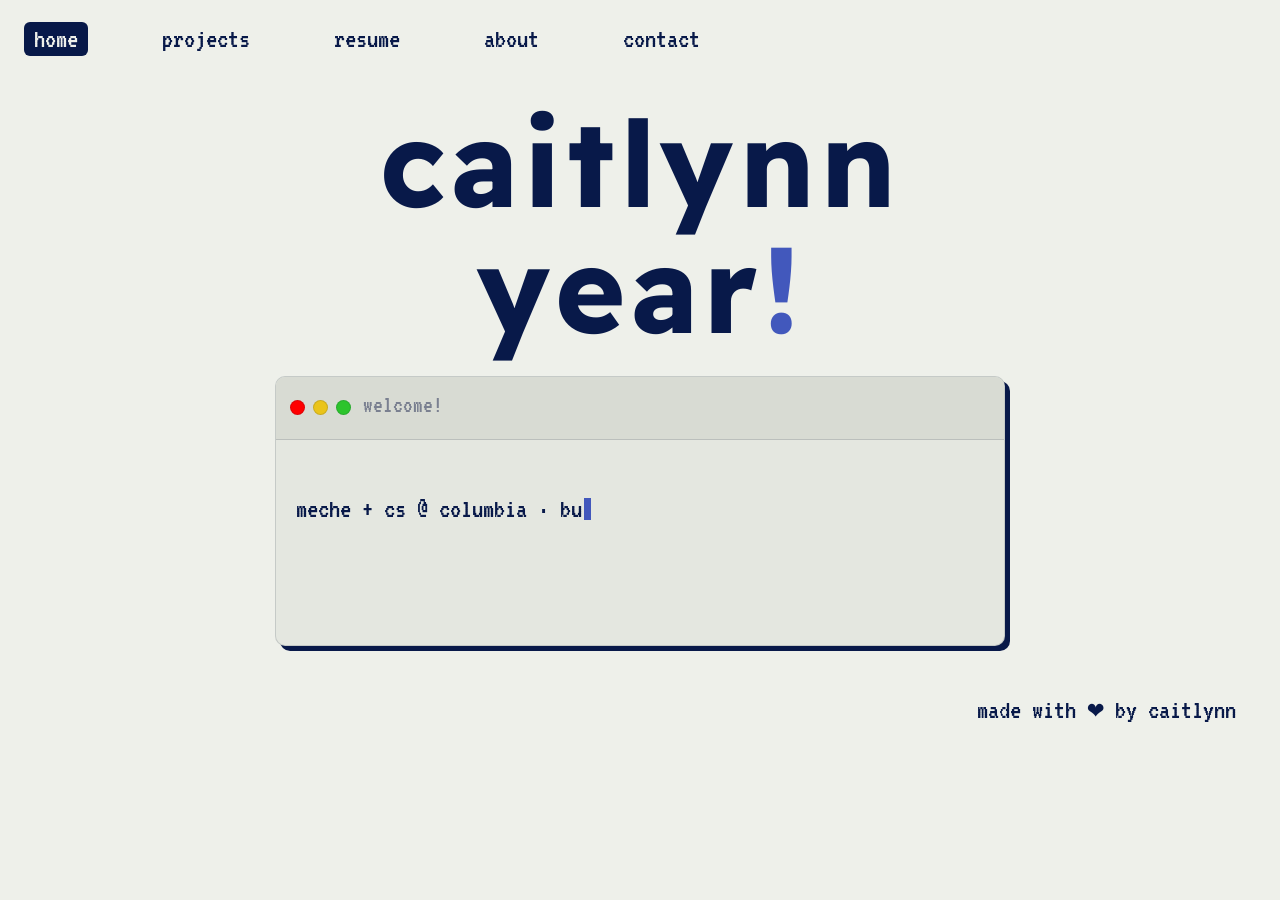
<file: index.html>
<!DOCTYPE html> <!-- renders doc in standard mode -->
<html lang="en">
<head>
    <meta charset="UTF-8">
    <meta name="viewport" content="width=device-width, initial-scale=1.0"> <!-- makes website responsive on phones-->
    <title>Caitlynn Year | Personal Site</title>
    <link rel="icon" type="image/png" href = "favicon.png">
    <link rel="stylesheet" href="style.css">
    <link rel="preconnect" href="https://fonts.googleapis.com">
    <link rel="preconnect" href="https://fonts.gstatic.com" crossorigin />
    <link href="https://fonts.googleapis.com/css2?family=VT323&display=swap" rel="stylesheet" />
    <link href="https://fonts.googleapis.com/css2?family=Readex+Pro:wght@160..700&display=swap" rel="stylesheet">

</head>
<body>
    <header>
    <nav class="navbar">
        <ul class="nav-links">
            <li><a class="active" href="index.html">home</a></li>
            <li><a href="projects.html">projects</a></li>
            <li><a href="resume.html">resume</a></li>
            <li><a href="about.html">about</a></li>
            <li><a href="contact.html">contact</a></li>
        </ul>
    </nav>
    </header>


    <main>
        <h1 class="name">caitlynn<br>year<span class="accent">!</span></h1>        
        <div class="window">
            <div class="window-bar">
                <span class="closed"></span>
                <span class="minimized"></span>
                <span class="full"></span>
                <span class="search-bar">welcome!</span>
            </div>
            <div class="window-body">
                <p class="prompt"></p>
                <p class="output"><span id="typing"></span><span class="cursor"></span></p>
            </div>
        </div>
        <!--<div class="buttons">
            <a href="projects.html" class="button">my projects<sup>↗</sup></a>
            <a href="about.html" class="button">about me↗</a>
        </div>-->
    </main>
    <footer>
    <p>made with ❤️ by caitlynn</p>
    </footer>
<script>
    const message = "meche + cs @ columbia · building cool things · class of 2028";
    const target = document.getElementById("typing");
    let i = 0;
    function typeNext() {
      if (i < message.length) {
        target.textContent += message[i];
        i++;
        setTimeout(typeNext, 55);
        }
    }
    typeNext();
</script>
</body>
</html>
</file>
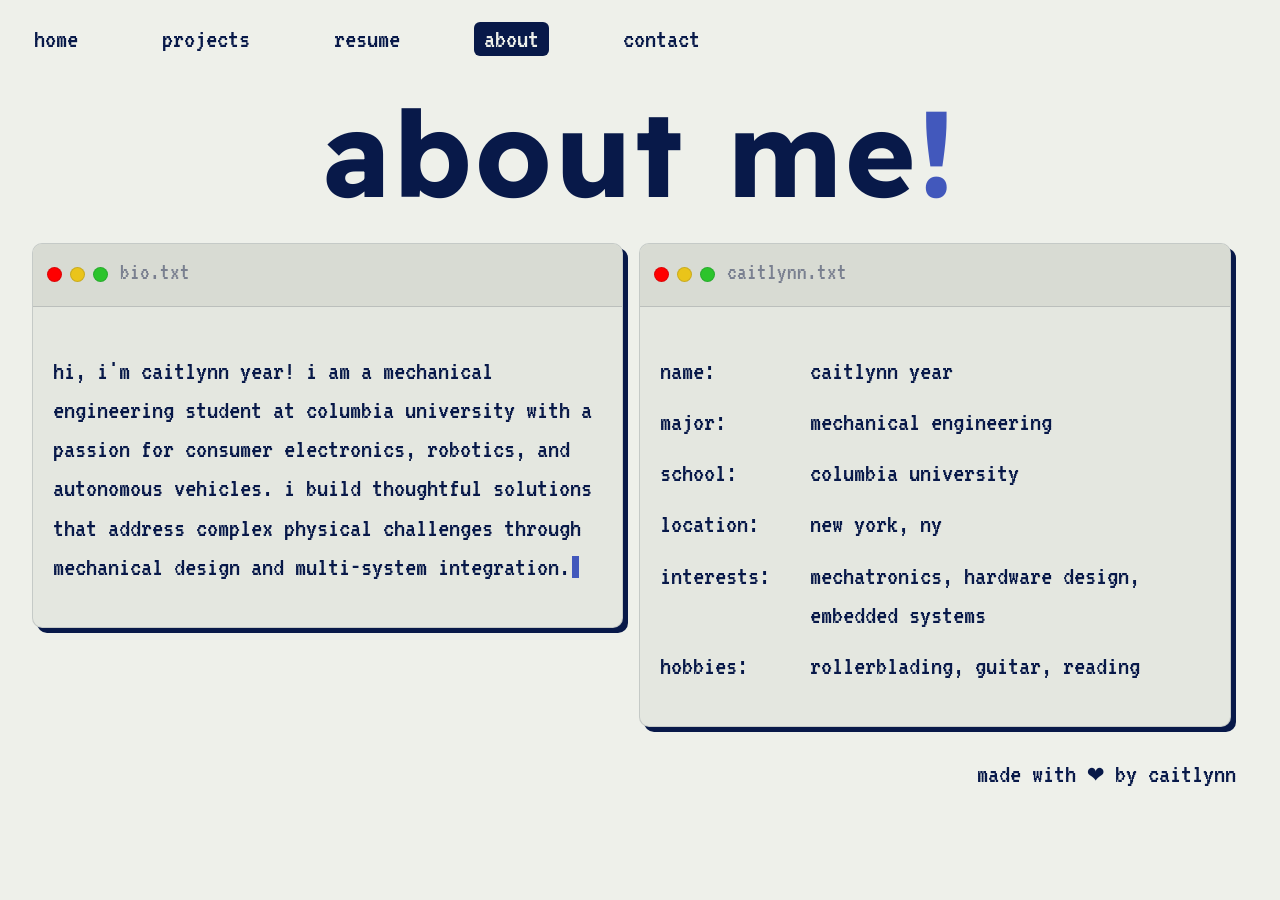
<file: about.html>
<!DOCTYPE html> <!-- renders doc in standard mode -->
<html lang="en">
<head>
    <meta charset="UTF-8">
    <meta name="viewport" content="width=device-width, initial-scale=1.0"> <!-- makes website responsive on phones-->
    <title>Caitlynn Year | About</title>
    <link rel="icon" type="image/png" href = "favicon.png">
    <link rel="stylesheet" href="about.css">
    <link rel="preconnect" href="https://fonts.googleapis.com">
    <link rel="preconnect" href="https://fonts.gstatic.com" crossorigin />
    <link href="https://fonts.googleapis.com/css2?family=VT323&display=swap" rel="stylesheet" />
    <link href="https://fonts.googleapis.com/css2?family=Readex+Pro:wght@160..700&display=swap" rel="stylesheet">
</head>
<body>
    <header>
    <nav class="navbar">
        <ul class="nav-links">
            <li><a href="index.html">home</a></li>
            <li><a href="projects.html">projects</a></li>
            <li><a href="resume.html">resume</a></li>
            <li><a class="active" href="about.html">about</a></li>
            <li><a href="contact.html">contact</a></li>
        </ul>
    </nav>
    </header>


    <main>
        <h1 class="name">about me<span class="accent">!</span></h1>
        <div class="window" id="bio">
            <div class="window-bar">
                <span class="closed"></span>
                <span class="minimized"></span>
                <span class="full"></span>
                <span class="search-bar">bio.txt</span>
            </div>
            <div class="window-body">
                <p class="prompt">hi, i'm caitlynn year! 
                    i am a mechanical engineering student at 
                    columbia university with a passion for consumer 
                    electronics, robotics, and autonomous vehicles. 
                    i build thoughtful solutions that address complex 
                    physical challenges through mechanical design and 
                    multi-system integration.<span id="typing"></span><span class="cursor"></span></p>
            </div>
        </div>
        <div class="window" id="info">
            <div class="window-bar">
                <span class="closed"></span>
                <span class="minimized"></span>
                <span class="full"></span>
                <span class="search-bar">caitlynn.txt</span>
            </div>
            <div class="window-body">
                <div class="quick">
                <span class="prompt1">name:</span> 
                <span>caitlynn year</span>
                <span class="prompt1">major:</span> 
                <span>mechanical engineering</span>
                <span class="prompt1">school:</span> 
                <span>columbia university</span>
                <span class="prompt1">location:</span> 
                <span>new york, ny</span>
                <span class="prompt1">interests:</span> 
                <span>mechatronics, hardware design, embedded systems</span>
                <span class="prompt1">hobbies:</span> 
                <span>rollerblading, guitar, reading</span>
                </div>
            </div>
        </div>
    </main>
    <footer>
    <p>made with ❤️ by caitlynn</p>
    </footer>
</body>
</html>
</file>
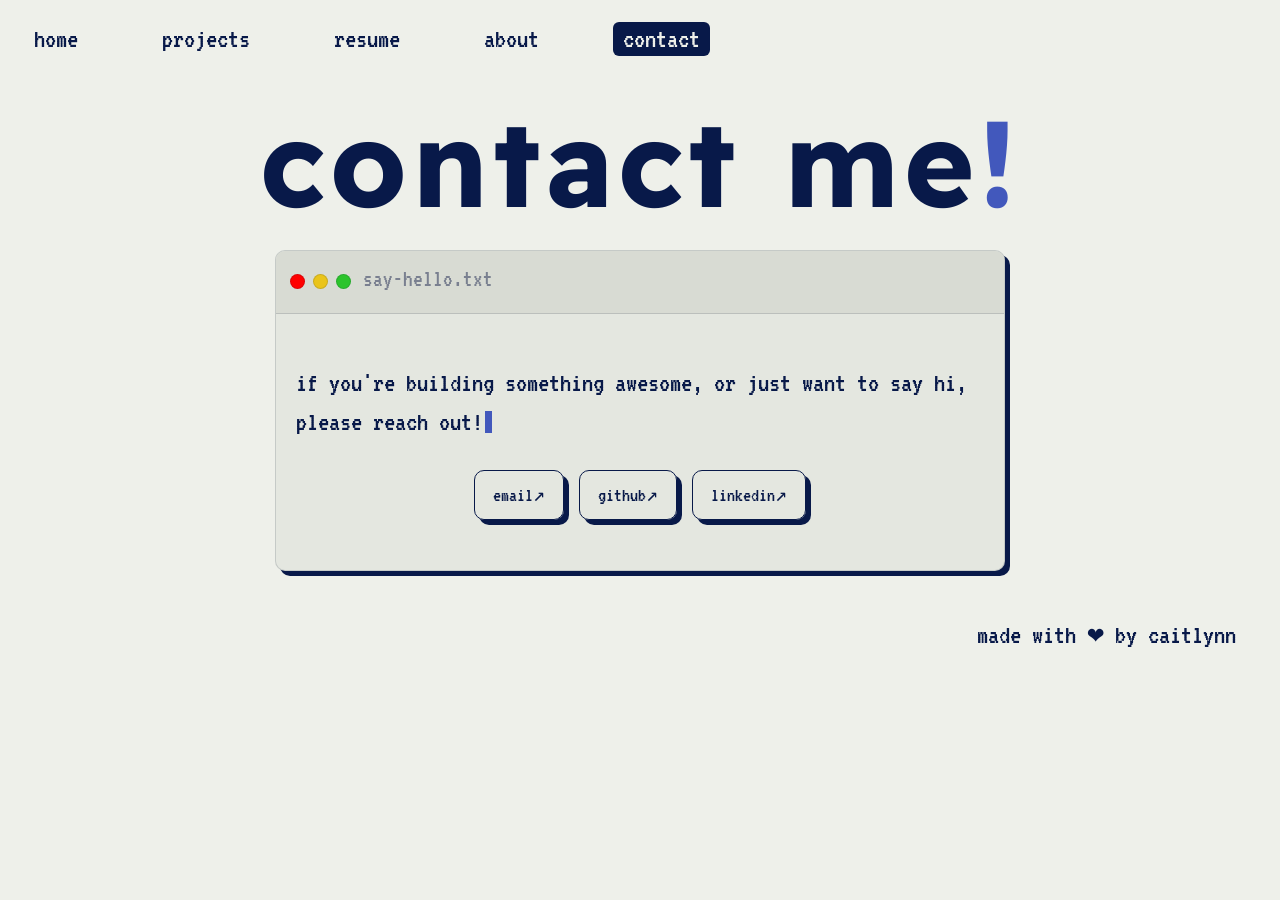
<file: contact.html>
<!DOCTYPE html> <!-- renders doc in standard mode -->
<html lang="en">
<head>
    <meta charset="UTF-8">
    <meta name="viewport" content="width=device-width, initial-scale=1.0"> <!-- makes website responsive on phones-->
    <title>Caitlynn Year | Contact</title>
    <link rel="icon" type="image/png" href = "favicon.png">
    <link rel="stylesheet" href="style.css">
    <link rel="preconnect" href="https://fonts.googleapis.com">
    <link rel="preconnect" href="https://fonts.gstatic.com" crossorigin />
    <link href="https://fonts.googleapis.com/css2?family=VT323&display=swap" rel="stylesheet" />
    <link href="https://fonts.googleapis.com/css2?family=Readex+Pro:wght@160..700&display=swap" rel="stylesheet">

</head>
<body>
    <header>
    <nav class="navbar">
        <ul class="nav-links">
            <li><a href="index.html">home</a></li>
            <li><a href="projects.html">projects</a></li>
            <li><a href="resume.html">resume</a></li>
            <li><a href="about.html">about</a></li>
            <li><a class="active" href="contact.html">contact</a></li>
        </ul>
    </nav>
    </header>


    <main>
        <h1 class="name">contact me<span class="accent">!</span></h1>
        <div class="window">
            <div class="window-bar">
                <span class="closed"></span>
                <span class="minimized"></span>
                <span class="full"></span>
                <span class="search-bar">say-hello.txt</span>
            </div>
            <div class="window-body">
                <p class="output">if you're building something awesome, or just want to say hi, please reach out!<span id="typing"></span><span class="cursor"></span></p>
                <div class="buttons">
                <a href="mailto:caitlynnyear08@gmail.com" class="button" target="_blank">email↗</a>
                <a href="https://github.com/caitlynnBP" class="button" target="_blank">github↗</a>
                <a href="https://linkedin.com/in/caitlynnn" class="button" target="_blank">linkedin↗</a>
                </div>
            </div>
        </div>
    </main>
    <footer>
    <p>made with ❤️ by caitlynn</p>
    </footer>
</body>
</html>
</file>
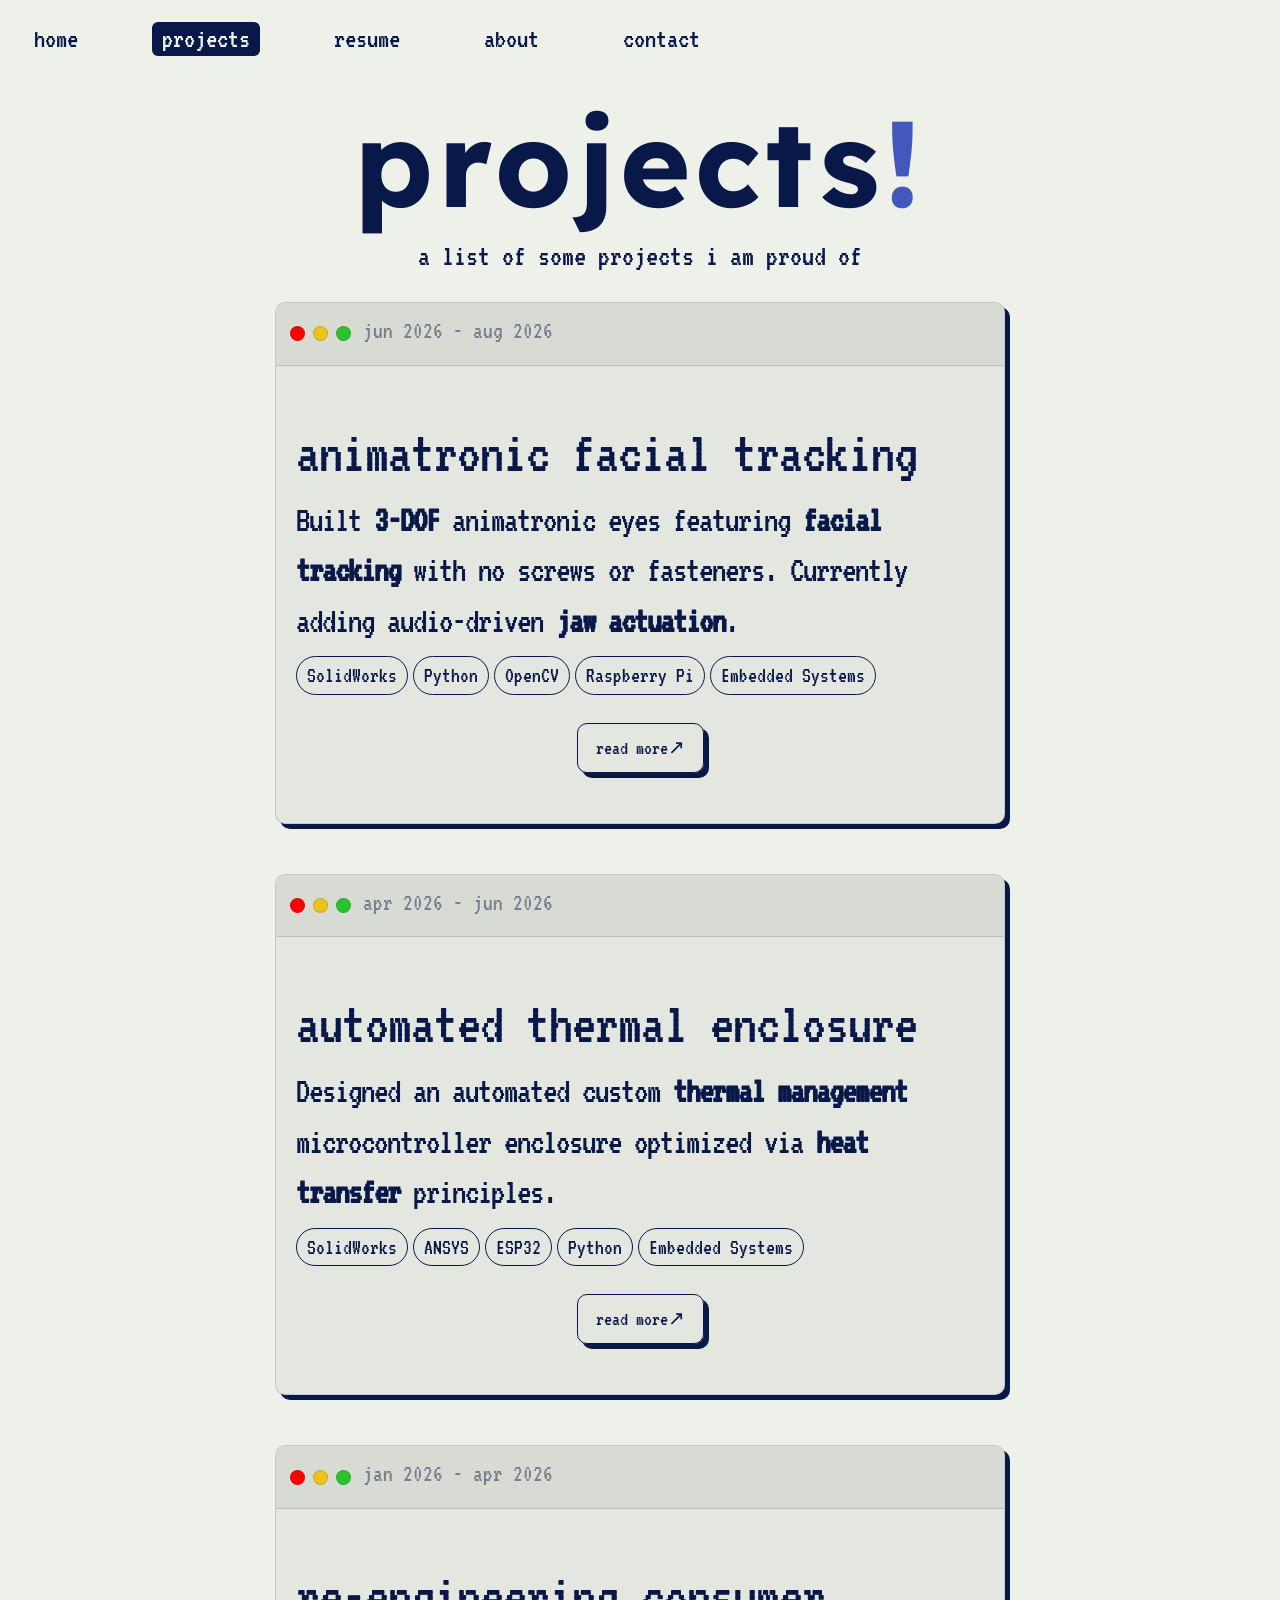
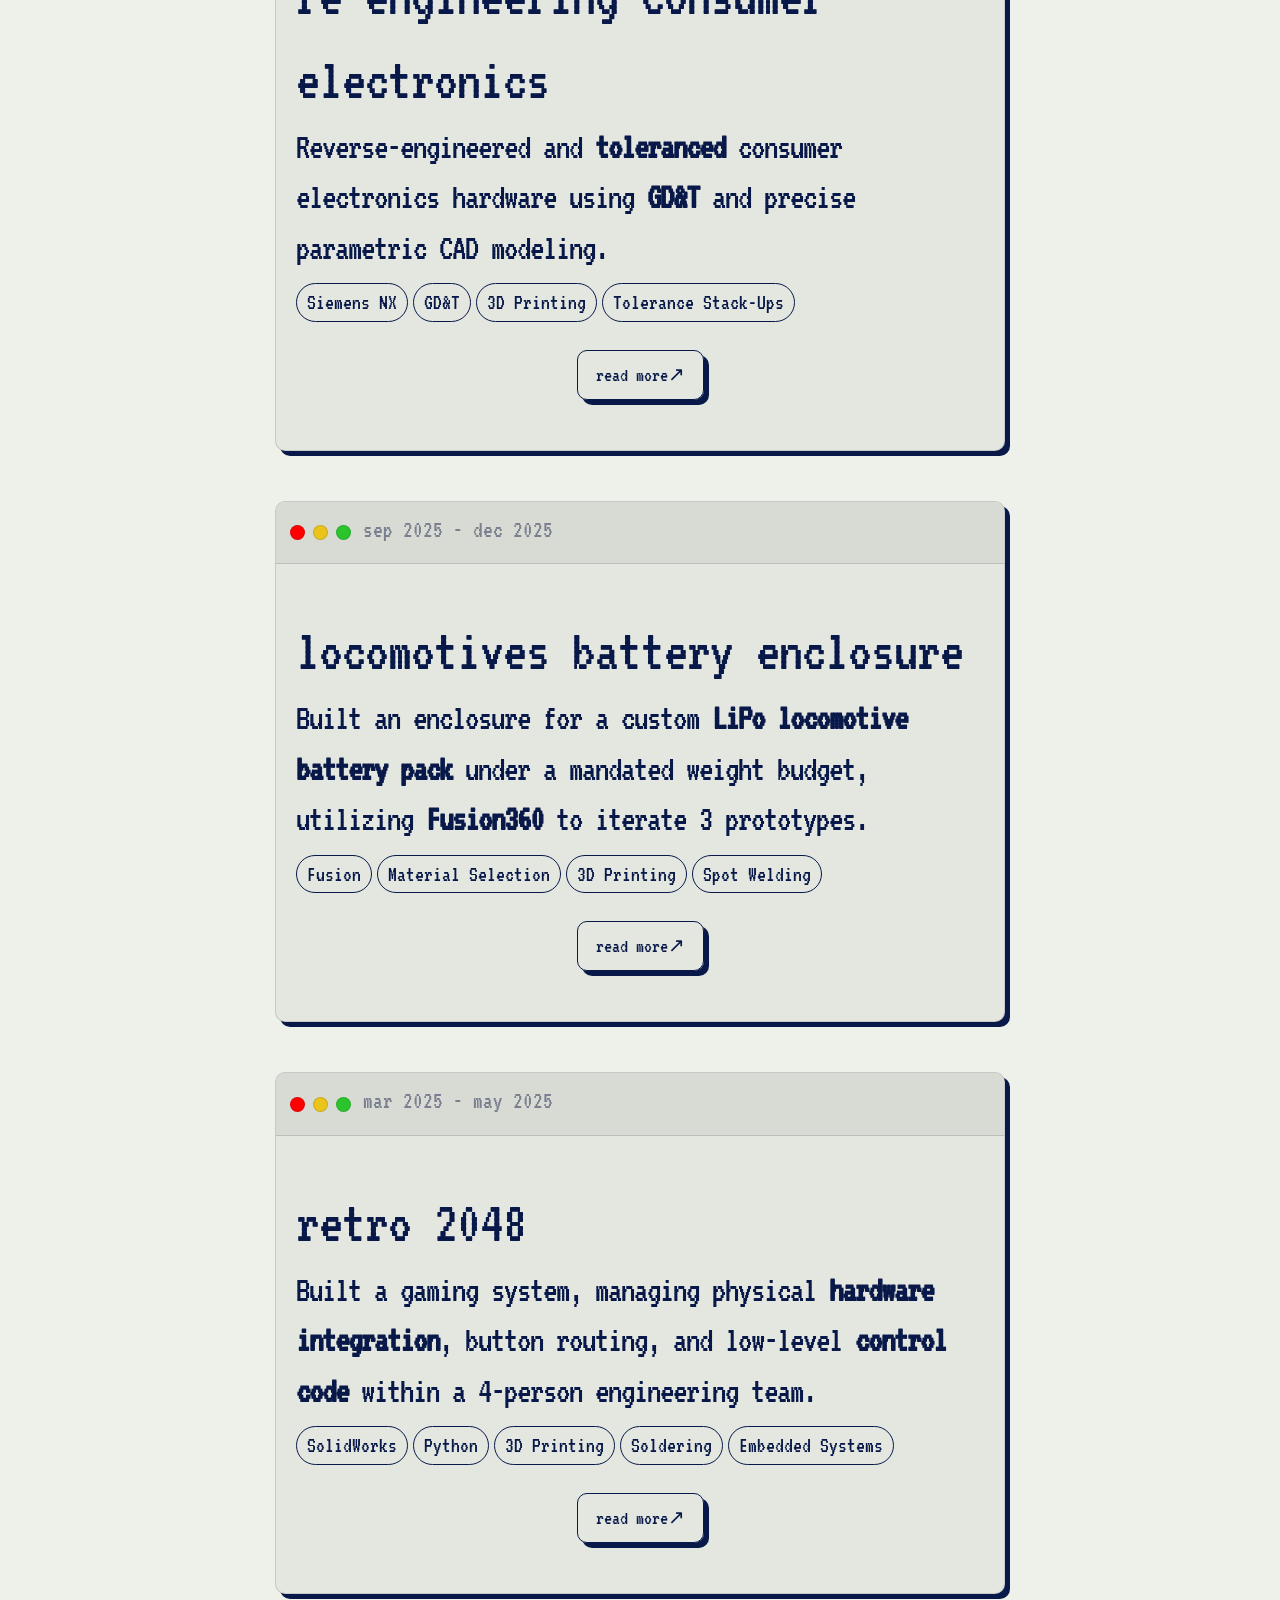
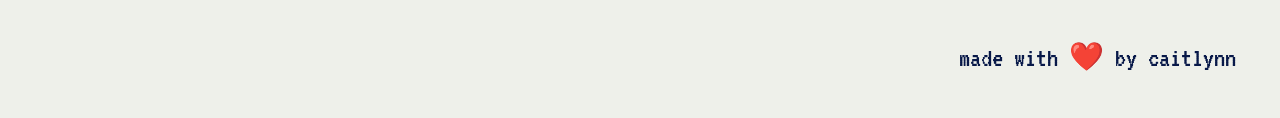
<file: projects.html>
<!DOCTYPE html> <!-- renders doc in standard mode -->
<html lang="en">
<head>
    <meta charset="UTF-8">
    <meta name="viewport" content="width=device-width, initial-scale=1.0"> <!-- makes website responsive on phones-->
    <title>Caitlynn Year | Projects</title>
    <link rel="icon" type="image/png" href = "favicon.png">
    <link rel="stylesheet" href="style.css">
    <link rel="preconnect" href="https://fonts.googleapis.com">
    <link rel="preconnect" href="https://fonts.gstatic.com" crossorigin />
    <link href="https://fonts.googleapis.com/css2?family=VT323&display=swap" rel="stylesheet" />
    <link href="https://fonts.googleapis.com/css2?family=Readex+Pro:wght@160..700&display=swap" rel="stylesheet">
</head>
<body>
    <header>
    <nav class="navbar">
        <ul class="nav-links">
            <li><a href="index.html">home</a></li>
            <li><a class="active" href="projects.html">projects</a></li>
            <li><a href="resume.html">resume</a></li>
            <li><a href="about.html">about</a></li>
            <li><a href="contact.html">contact</a></li>
        </ul>
    </nav>
    </header>


    <main>
        <h1 class="name">projects<span class="accent">!</span></h1>
        <p class="short-bio">a list of some projects i am proud of</p>
        <div class="projects">
        <div class="window">
            <div class="window-bar">
                <span class="closed"></span>
                <span class="minimized"></span>
                <span class="full"></span>
                <span class="search-bar">jun 2026 - aug 2026</span>
            </div>
            <div class="window-body">
                <!--<img src="photos/3d print sliced.png" alt="image of sliced eye assembly" height ="200px" style="float: left; margin: 10px;">-->
                <p class="title">animatronic facial tracking</p>
                <p class="summary">Built <b>3-DOF</b> animatronic eyes featuring <b>facial 
            tracking</b> with no screws or fasteners. Currently 
            adding audio-driven <b>jaw actuation</b>.</p>
                <div class="techstack">
                    <span class="stack">SolidWorks</span>
                    <span class="stack">Python</span>
                    <span class="stack">OpenCV</span>
                    <span class="stack">Raspberry Pi</span>
                    <span class="stack">Embedded Systems</span>
                </div>
                <div class="buttons">
                <a href="https://canva.link/4fgc639tj2sxt22" target ="_blank" class="button">read more↗</a>
                </div>
            </div>
        </div>
        </div>
        <div class="projects">
        <div class="window">
            <div class="window-bar">
                <span class="closed"></span>
                <span class="minimized"></span>
                <span class="full"></span>
                <span class="search-bar">apr 2026 - jun 2026</span>
            </div>
            <div class="window-body">
                <!--<img src="photos/3d print sliced.png" alt="image of sliced eye assembly" height ="200px" style="float: left; margin: 10px;">-->
                <p class="title">automated thermal enclosure</p>
                <p class="summary">Designed an automated custom <b>thermal management</b> 
                    microcontroller enclosure optimized via <b>heat transfer</b> principles.</p>
                <div class="techstack">
                    <span class="stack">SolidWorks</span>
                    <span class="stack">ANSYS</span>
                    <span class="stack">ESP32</span>
                    <span class="stack">Python</span>
                    <span class="stack">Embedded Systems</span>
                </div>
                <div class="buttons">
                <a href="https://canva.link/mkj8gwj96wfwvhj" target ="_blank" class="button">read more↗</a>
                </div>
            </div>
        </div>
        </div>
        <div class="projects">
        <div class="window">
            <div class="window-bar">
                <span class="closed"></span>
                <span class="minimized"></span>
                <span class="full"></span>
                <span class="search-bar">jan 2026 - apr 2026</span>
            </div>
            <div class="window-body">
                <!--<img src="photos/3d print sliced.png" alt="image of sliced eye assembly" height ="200px" style="float: left; margin: 10px;">-->
                <p class="title">re-engineering consumer electronics</p>
                <p class="summary">Reverse-engineered and <b>toleranced</b> consumer electronics hardware 
                    using <b>GD&T</b> and precise parametric CAD modeling.</p>
                <div class="techstack">
                    <span class="stack">Siemens NX</span>
                    <span class="stack">GD&T</span>
                    <span class="stack">3D Printing</span>
                    <span class="stack">Tolerance Stack-Ups</span>
                </div>
                <div class="buttons">
                <a href="https://canva.link/0lftzgyizv3ww5b" target ="_blank" class="button">read more↗</a>
                </div>
            </div>
        </div>
        </div>
        <div class="projects">
        <div class="window">
            <div class="window-bar">
                <span class="closed"></span>
                <span class="minimized"></span>
                <span class="full"></span>
                <span class="search-bar">sep 2025 - dec 2025</span>
            </div>
            <div class="window-body">
                <!--<img src="photos/3d print sliced.png" alt="image of sliced eye assembly" height ="200px" style="float: left; margin: 10px;">-->
                <p class="title">locomotives battery enclosure</p>
                <p class="summary">Built an enclosure for a custom <b>LiPo locomotive 
                    battery pack</b> under a mandated weight budget, utilizing <b>Fusion360</b> to iterate 3 prototypes.</p>
                <div class="techstack">
                    <span class="stack">Fusion</span>
                    <span class="stack">Material Selection</span>
                    <span class="stack">3D Printing</span>
                    <span class="stack">Spot Welding</span>                </div>
                <div class="buttons">
                <a href="https://canva.link/9ea450g8dyjztlq" target ="_blank" class="button">read more↗</a>
                </div>
            </div>
        </div>
        </div>
        <div class="projects">
        <div class="window">
            <div class="window-bar">
                <span class="closed"></span>
                <span class="minimized"></span>
                <span class="full"></span>
                <span class="search-bar">mar 2025 - may 2025</span>
            </div>
            <div class="window-body">
                <!--<img src="photos/3d print sliced.png" alt="image of sliced eye assembly" height ="200px" style="float: left; margin: 10px;">-->
                <p class="title">retro 2048</p>
                <p class="summary">Built a gaming system, managing physical 
                    <b>hardware integration</b>, button routing, and low-level <b>control code</b> 
                    within a 4-person engineering team.</p>
                <div class="techstack">
                    <span class="stack">SolidWorks</span>
                    <span class="stack">Python</span>
                    <span class="stack">3D Printing</span>
                    <span class="stack">Soldering</span>
                    <span class="stack">Embedded Systems</span>
                </div>
                <div class="buttons">
                <a href="https://canva.link/e4lgpk8me0185i2" target ="_blank" class="button">read more↗</a>
                </div>
            </div>
        </div>
        </div>
    </main>
    <footer>
    <p>made with ❤️ by caitlynn</p>
    </footer>
</body>
</html>
</file>
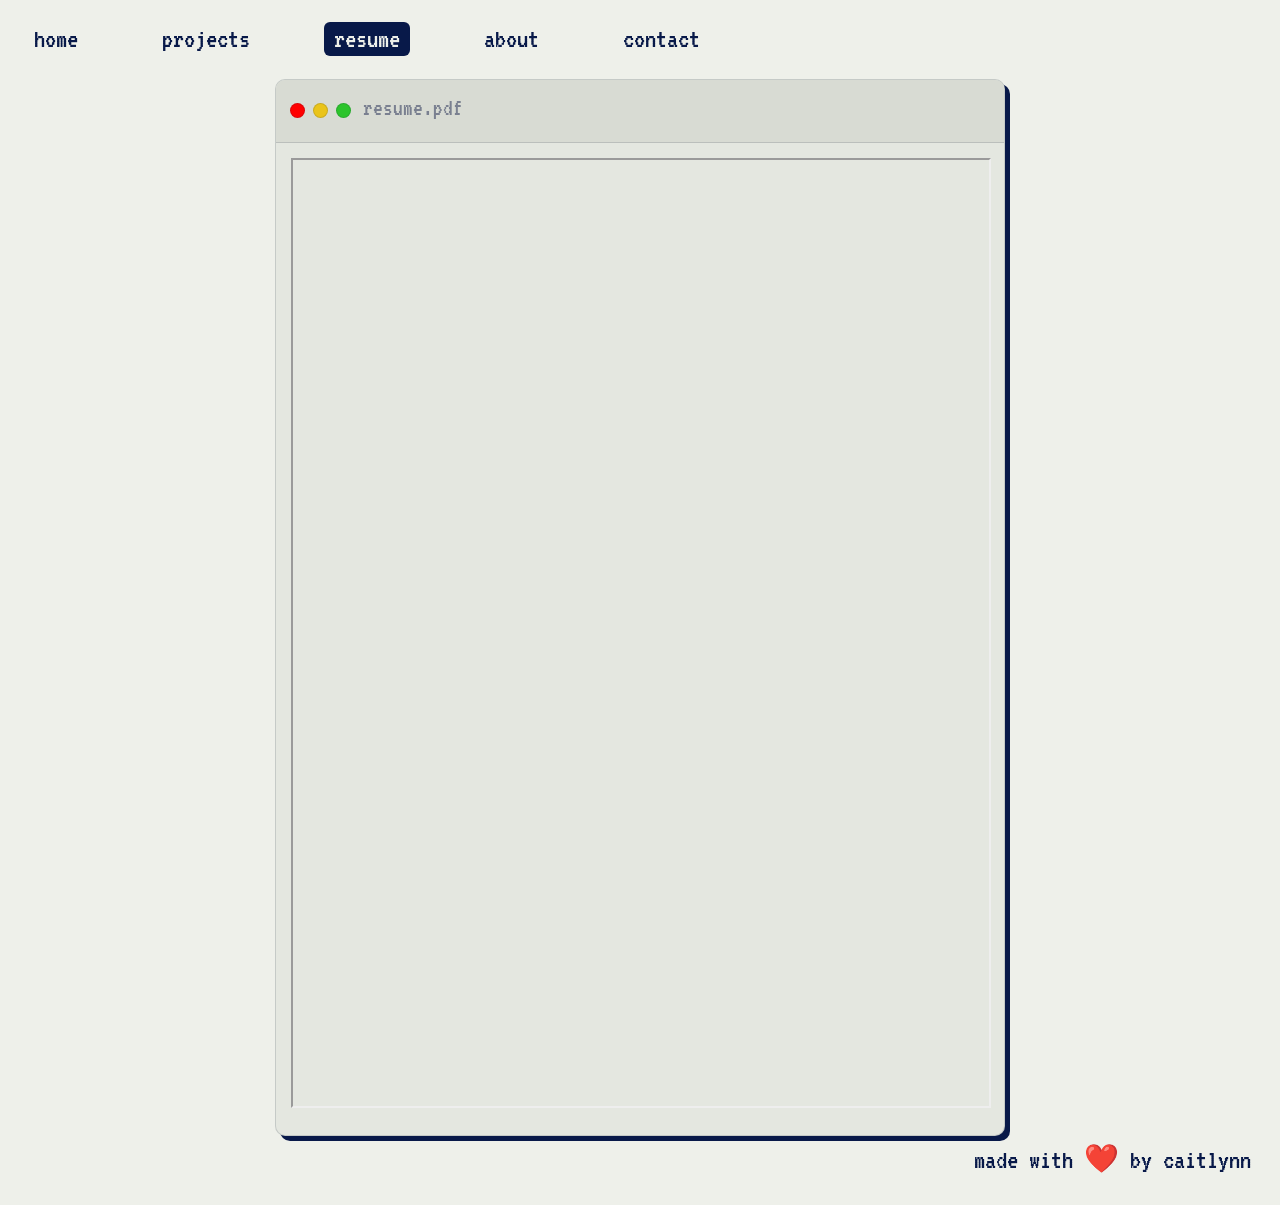
<file: resume.html>
<!DOCTYPE html> <!-- renders doc in standard mode -->
<html lang="en">
<head>
    <meta charset="UTF-8">
    <meta name="viewport" content="width=device-width, initial-scale=1.0"> <!-- makes website responsive on phones-->
    <title>Caitlynn Year | Resume</title>
    <link rel="icon" type="image/png" href = "favicon.png">
    <link rel="stylesheet" href="resume.css">
    <link rel="preconnect" href="https://fonts.googleapis.com">
    <link rel="preconnect" href="https://fonts.gstatic.com" crossorigin />
    <link href="https://fonts.googleapis.com/css2?family=VT323&display=swap" rel="stylesheet" />
</head>
<body>
    <header>
    <nav class="navbar">
        <ul class="nav-links">
            <li><a href="index.html">home</a></li>
            <div><li><a href="projects.html">projects</a></li>
            </div>
            <li><a  class="active" href="resume.html">resume</a></li>
            <li><a href="about.html">about</a></li>
            <li><a href="contact.html">contact</a></li>
        </ul>
    </nav>
    </header>


    <main>
        <div class="window">
            <div class="window-bar">
                <span class="closed"></span>
                <span class="minimized"></span>
                <span class="full"></span>
                <span class="search-bar">resume.pdf</span>
            </div>
            <div class="window-body">
                <p class="prompt"><iframe src="mechanical design.pdf" width="700" height="950"></iframe></p>
            </div>
        </div>
    </main>
    <footer>
    <p>made with ❤️ by caitlynn</p>
    </footer>
</body>
</html>
</file>
<file: style.css>
* {
    margin: 0;
    padding: 0;
    box-sizing: border-box; /* define width and height calculation including content + padding + borders*/
}
:root { /* stores custom variables used throughout stylesheet */
    --radius: 10px;
    --bg: #eef0ea;
    --text: #081949;
    --blue: #4258bc;
    --muted: #7a8090;
    
}

body {
    background-color: var(--bg);
    color: var(--text);
    font-family: 'VT323', monospace;
    font-size: 28px; /*em 1.1 is 110%*/
    line-height: 1.4;
    max-width: 1500px;
    margin: 0 auto;
    padding: 20px 24px;
}
nav {
    display: flex;
    padding-bottom: 40px;
}

ul{
    list-style-type: none;
}
.nav-links {
    display: flex;
    gap: 4rem;
}
.nav-links a {
    color: var(--text);
    text-decoration: none; /*removes underline*/
    cursor: pointer;
    padding: 10px;
}
.nav-links a.active {
    background-color: var(--text);
    color: var(--bg);
    padding: 3px 10px;
    border-radius: 6px;
}
.nav-links a:hover {
    color: var(--blue);
}

/* actual info */
.name {
    text-align: center;
    font-family: "Readex Pro", sans-serif;
    font-optical-sizing: auto;
    font-weight: 700;
    font-style: normal;
    font-variation-settings:
        "HEXP" 0;
    font-size: 120px;
    line-height: 1.05;
    letter-spacing: 5px;
    margin-bottom: 5px;
}
.accent {
    color: var(--blue);
}
.short-bio{
    text-align: center;
    color: var(--text);
    margin-top: 10px;
    font-size: 30px;
}

/*signature window*/
.projects {
    display: flex;
    flex-wrap: wrap;
    gap: 16px;
    align-items: stretch;
}
.window{
    background: #e4e7e0;
    border: 1px solid rgba(26,34,56,0.15);
    border-radius: var(--radius);
    margin: 25px auto;
    max-width: 730px;
    min-height:30vh;
    overflow: hidden;
    box-shadow: 5px 5px;
    flex: 1;
    min-width: 330px;
}
.window-bar {
    display: flex;
    align-items: center;
    gap: 8px;
    padding: 12px 14px;
    background: #d8dbd3;
    border-bottom: 1px solid rgba(26,34,56,0.15);
}
.closed{
    width: 15px;
    height: 15px;
    border-radius: 100%;
    background: red;
    border: .5px solid rgba(26,34,56,0.15);
}
.minimized{
    width: 15px;
    height: 15px;
    border-radius: 100%;
    background: hsl(49, 83%, 51%);
    border: .5px solid rgba(26,34,56,0.15);
}
.full{
    width: 15px;
    height: 15px;
    border-radius: 100%;
    background: rgb(44, 196, 44);
    border: .5px solid rgba(26,34,56,0.15);
}
.search-bar{
    color: var(--muted);
    margin-left: 4px;
    margin-bottom:4px;
    font-size: 24px;
    /*border: 2px solid rgba(26,34,56,0.15);
    border-radius: 8px;
    width: 18em;*/
    text-align: center;
}
.window-body{
    padding: 20px;
    margin-top: 25px;
    margin-bottom: 30px;
}
.output { 
    margin-top: 5px; 
}

.cursor {
    display: inline-block;
    width: 7px;
    height: 22px;
    background: var(--blue);
    margin-left: 2px;
    margin-bottom:-3px;
    animation: blink 1s steps(1) infinite;
}
@keyframes blink {
    50% { opacity: 0; }
}
.buttons {
    display: flex;
    gap: 15px;
    margin-top: 28px;
    flex-wrap: wrap;
    justify-content: center;
}
.button {
    font-family: 'VT323', monospace;
    font-size: 20px;
    color: var(--text);
    background: transparent;
    border: 1px solid var(--text);
    border-radius: var(--radius);
    padding: 10px 18px;
    cursor: pointer;
    text-decoration: none;
    transition: all 0.15s ease;
    justify-content: center;
    box-shadow: 5px 5px;
}
.button:hover{
    background: var(--text);
    color: var(--bg);
    transform: translateY(-2px);
}

a:focus-visible, .btn:focus-visible {
    outline: 2px solid var(--blue);
    outline-offset: 3px;
}
@media (prefers-reduced-motion: reduce) {
    * { animation: none !important; transition: none !important; }
}
@media (max-width: 600px) {
    .name { font-size: 56px; letter-spacing: -1px; }
    body { font-size: 18px; }
}
/*for projects page*/
.title {
    font-size: 60px;
    letter-spacing: -1px;
}
.summary {
    font-size: 36px;
    letter-spacing: -1px;
}
.techstack{
    display: flex;
    flex-wrap: wrap;
    margin-top: 10px;
    gap: 5px;
}
.stack {
    font-size: 22px;
    border: 1px solid var(--text);
    padding: 3px 10px;
    border-radius: 30px;
}

footer {
    clear: both; /* dont sit on either side of floated element*/
    padding: 20px;
    text-align: right;
}
</file>
<file: about.css>
* {
    margin: 0;
    padding: 0;
    box-sizing: border-box; /* define width and height calculation including content + padding + borders*/
}
:root { /* stores custom variables used throughout stylesheet */
    --radius: 10px;
    --bg: #eef0ea;
    --text: #081949;
    --blue: #4258bc;
    --muted: #7a8090;
    
}

body {
    background-color: var(--bg);
    color: var(--text);
    font-family: 'VT323', monospace;
    font-size: 28px; /*em 1.1 is 110%*/
    line-height: 1.4;
    max-width: 1500px;
    margin: 0 auto;
    padding: 20px 24px;
}
nav {
    display: flex;
    padding-bottom: 30px;
}

ul{
    list-style-type: none;
}
.nav-links {
    display: flex;
    gap: 4rem;
}
.nav-links a {
    color: var(--text);
    text-decoration: none; /*removes underline*/
    cursor: pointer;
    padding: 10px;
}
.nav-links a.active {
    background-color: var(--text);
    color: var(--bg);
    padding: 3px 10px;
    border-radius: 6px;
}
.nav-links a:hover {
    color: var(--blue);
}

/* actual info */
.name {
    text-align: center;
    font-family: "Readex Pro", sans-serif;
    font-optical-sizing: auto;
    font-weight: 700;
    font-style: normal;
    font-variation-settings:
        "HEXP" 0;
    font-size: 120px;
    line-height: 1.05;
    letter-spacing:3px;
    margin-bottom: 20px;
}
.accent {
    color: var(--blue);
}
.short-bio{
    text-align: center;
    color: var(--text);
    margin-top: 20px;
    font-size: 30px;
}

/*signature window*/

.window{
    background: #e4e7e0;
    border: 1px solid rgba(26,34,56,0.15);
    border-radius: var(--radius);
    margin: 40px auto;
    max-width: 730px;
    min-height:30vh;
    overflow: hidden;
    box-shadow: 5px 5px;
    float: left;
    margin: 8px;
    width: 48%;

}
.window-bar {
    display: flex;
    align-items: center;
    gap: 8px;
    padding: 12px 14px;
    background: #d8dbd3;
    border-bottom: 1px solid rgba(26,34,56,0.15);
}
.closed{
    width: 15px;
    height: 15px;
    border-radius: 100%;
    background: red;
    border: .5px solid rgba(26,34,56,0.15);
}
.minimized{
    width: 15px;
    height: 15px;
    border-radius: 100%;
    background: hsl(49, 83%, 51%);
    border: .5px solid rgba(26,34,56,0.15);
}
.full{
    width: 15px;
    height: 15px;
    border-radius: 100%;
    background: rgb(44, 196, 44);
    border: .5px solid rgba(26,34,56,0.15);
}
.search-bar{
    color: var(--muted);
    margin-left: 4px;
    margin-bottom:4px;
    font-size: 24px;
    /*border: 2px solid rgba(26,34,56,0.15);
    border-radius: 8px;
    width: 18em;*/
    text-align: center;
}
.window-body{
    padding: 20px;
    margin-top: 25px;
    margin-bottom: 20px;
}
.output { 
    margin-top: 5px; 
}

.cursor {
    display: inline-block;
    width: 7px;
    height: 22px;
    background: var(--blue);
    margin-left: 2px;
    margin-bottom:-3px;
    animation: blink 1s steps(1) infinite;
}
@keyframes blink {
    50% { opacity: 0; }
}

a:focus-visible, .btn:focus-visible {
    outline: 2px solid var(--blue);
    outline-offset: 3px;
}
@media (prefers-reduced-motion: reduce) {
    * { animation: none !important; transition: none !important; }
}
@media (max-width: 600px) {
    .name { font-size: 56px; letter-spacing: -1px; }
    body { font-size: 18px; }
}

.quick{
    display: grid;
    grid-template-columns: max-content 1fr;
    column-gap: 40px;
    row-gap: 12px;
    align-items: start;
}
.one:after {
  content: "";
  display: table;
  clear: both;
}
footer {
    clear: both; /* dont sit on either side of floated element*/
    padding: 20px;
    text-align: right;
}
</file>
<file: resume.css>
* {
    margin: 0;
    padding: 0;
    box-sizing: border-box; /* define width and height calculation including content + padding + borders*/
}
:root { /* stores custom variables used throughout stylesheet */
    --radius: 10px;
    --bg: #eef0ea;
    --text: #081949;
    --blue: #2f4fe0;
    --muted: #7a8090;
    
}

body {
    background-color: var(--bg);
    color: var(--text);
    font-family: 'VT323', monospace;
    font-size: 28px; /*em 1.1 is 110%*/
    line-height: 1.4;
    max-width: 1500px;
    margin: 0 auto;
    padding: 20px 24px;
}
nav {
    display: flex;
    padding-bottom: 10px;
}

nav ul{
    list-style-type: none;
}
.nav-links {
    display: flex;
    gap: 4rem;
}
.nav-links a {
    color: var(--text);
    text-decoration: none; /*removes underline*/
    cursor: pointer;
    padding: 10px;
}
.nav-links a.active {
    background-color: var(--text);
    color: var(--bg);
    padding: 3px 10px;
    border-radius: 6px;
}
.nav-links a:hover {
    color: var(--blue);
}

/*signature window*/

.window{
    background: #e4e7e0;
    border: 1px solid rgba(26,34,56,0.15);
    border-radius: var(--radius);
    margin: 10px auto;
    max-width: 730px;
    min-height:30vh;
    overflow: hidden;
    box-shadow: 5px 5px;

}
.window-bar {
    display: flex;
    align-items: center;
    gap: 8px;
    padding: 12px 14px;
    background: #d8dbd3;
    border-bottom: 1px solid rgba(26,34,56,0.15);
}
.closed{
    width: 15px;
    height: 15px;
    border-radius: 100%;
    background: red;
    border: .5px solid rgba(26,34,56,0.15);
}
.minimized{
    width: 15px;
    height: 15px;
    border-radius: 100%;
    background: hsl(49, 83%, 51%);
    border: .5px solid rgba(26,34,56,0.15);
}
.full{
    width: 15px;
    height: 15px;
    border-radius: 100%;
    background: rgb(44, 196, 44);
    border: .5px solid rgba(26,34,56,0.15);
}
.search-bar{
    color: var(--muted);
    margin-left: 4px;
    margin-bottom:4px;
    font-size: 24px;
    /*border: 2px solid rgba(26,34,56,0.15);
    border-radius: 8px;
    width: 18em;*/
    text-align: center;
}
.window-body{
    padding: 15px;
}

.buttons {
    display: flex;
    gap: 15px;
    margin-top: 28px;
    flex-wrap: wrap;
    justify-content: center;
}
.button {
    font-family: 'VT323', monospace;
    font-size: 20px;
    color: var(--text);
    background: transparent;
    border: 1px solid var(--text);
    border-radius: var(--radius);
    padding: 10px 18px;
    cursor: pointer;
    text-decoration: none;
    transition: all 0.15s ease;
    justify-content: center;
    box-shadow: 5px 5px;
}
.button:hover{
    background: var(--text);
    color: var(--bg);
    transform: translateY(-2px);
}

a:focus-visible, .btn:focus-visible {
    outline: 2px solid var(--blue);
    outline-offset: 3px;
}
@media (prefers-reduced-motion: reduce) {
    * { animation: none !important; transition: none !important; }
}
@media (max-width: 600px) {
    .name { font-size: 56px; letter-spacing: -1px; }
    body { font-size: 18px; }
}
#p1 { /*id*/
    color: red;
    font-family: "Hind-Siliguri";
}
footer {
    padding: 5px;
    margin-top: -10px;
    position: relative;
    z-index: -1;
    text-align: right;
}
</file>
